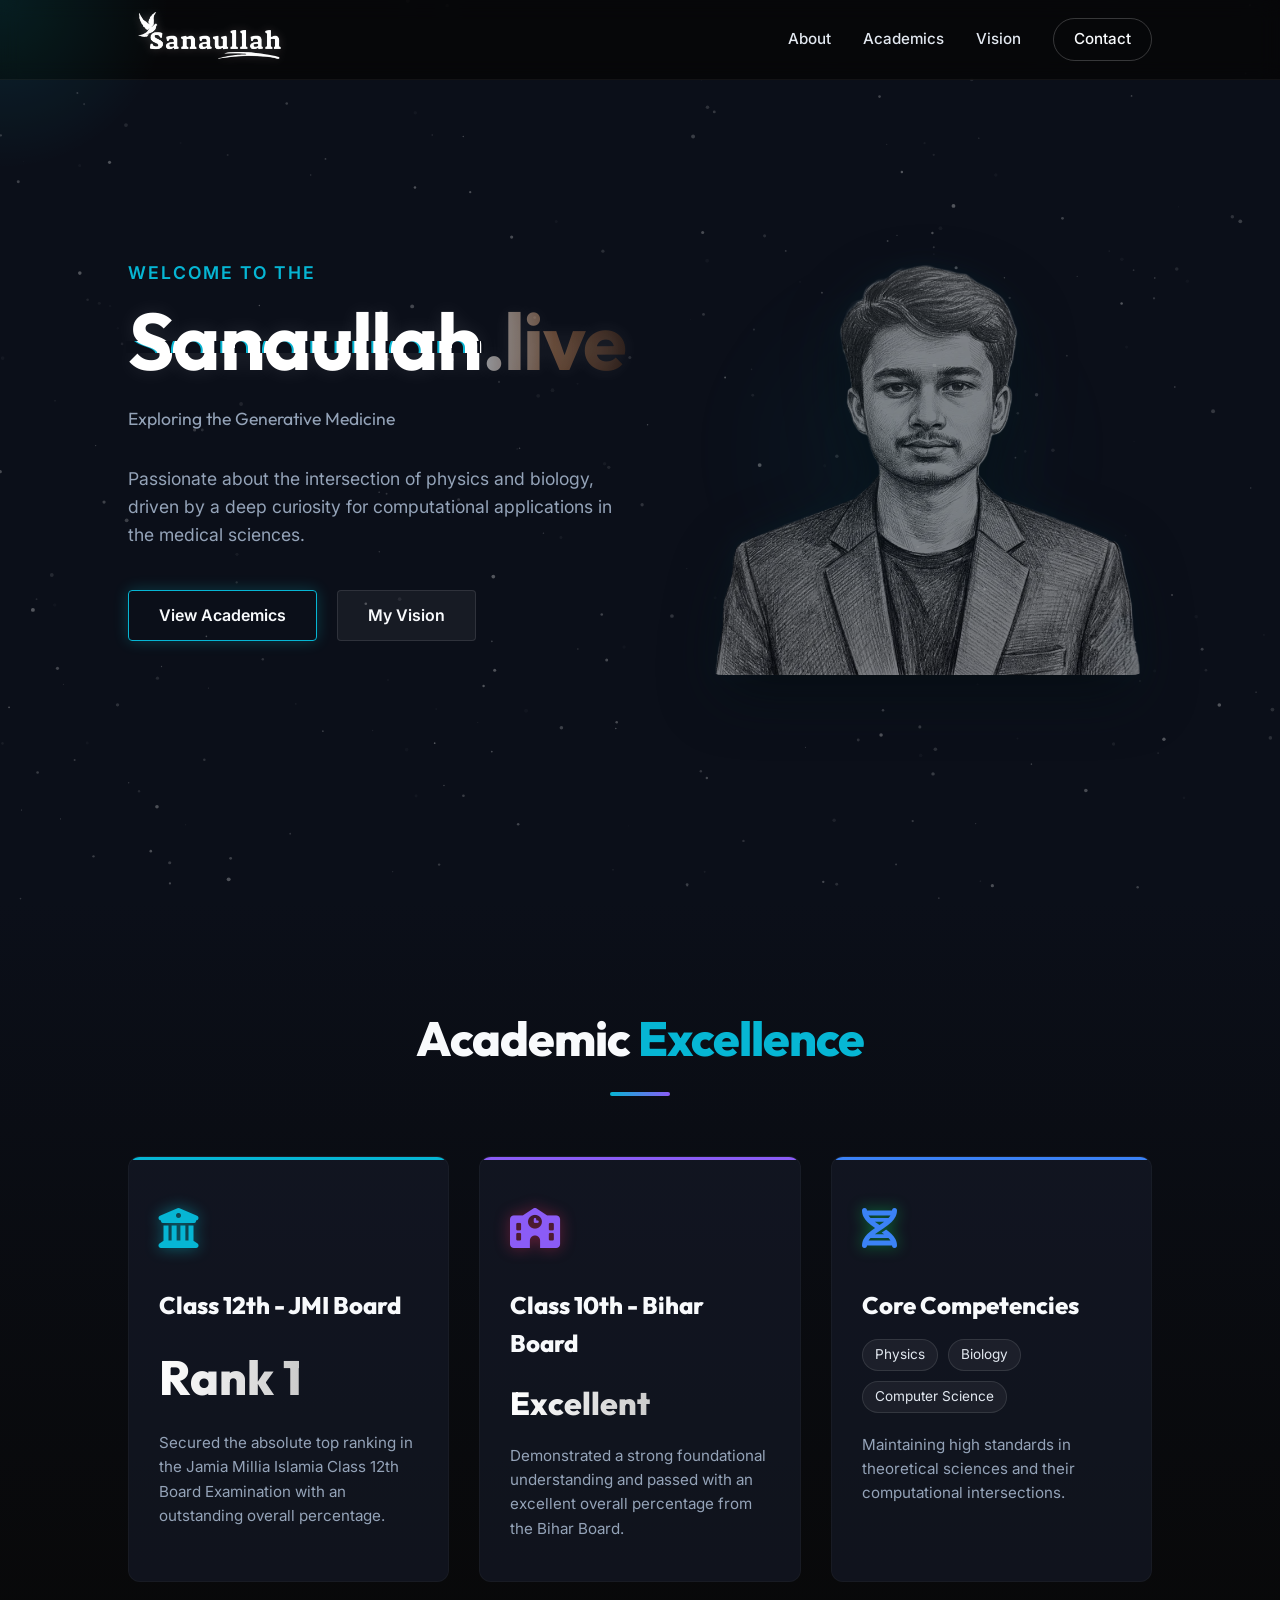
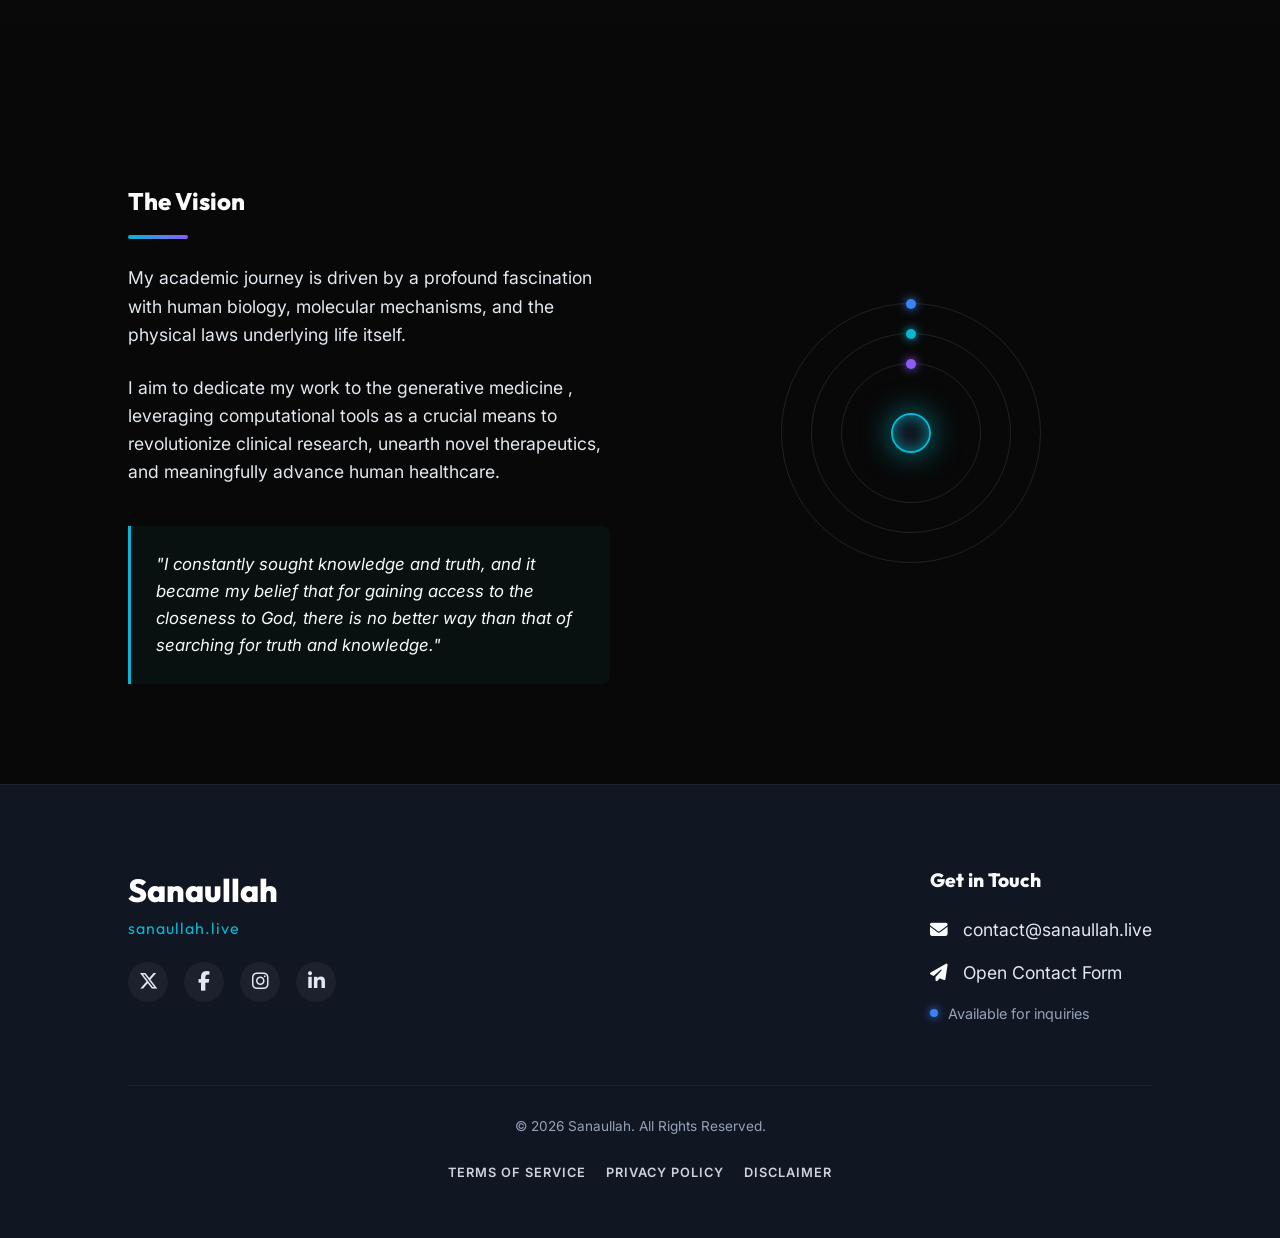
<file: index.html>
<!DOCTYPE html>
<html lang="en">

<head>
    <meta charset="UTF-8">
    <meta name="viewport" content="width=device-width, initial-scale=1.0">
    <meta name="description"
        content="Academic Portfolio of Sanaullah - Exploring Physics, Biology, and the Generative Medical Field">
    <title>Sanaullah | Academic Portfolio</title>
    <!-- Google Fonts -->
    <link rel="preconnect" href="https://fonts.googleapis.com">
    <link rel="preconnect" href="https://fonts.gstatic.com" crossorigin>
    <link
        href="https://fonts.googleapis.com/css2?family=Outfit:wght@300;400;600;800&family=Inter:wght@400;500;700&display=swap"
        rel="stylesheet">
    <!-- Favicon -->
    <link rel="icon" type="image/png" href="images/profile_web.webp">
    <!-- FontAwesome -->
    <link rel="stylesheet" href="https://cdnjs.cloudflare.com/ajax/libs/font-awesome/6.5.1/css/all.min.css">

    <link rel="stylesheet" href="style.css">
</head>

<body>

    <!-- Space Background Canvas -->
    <canvas id="starfield"></canvas>

    <!-- Custom Glowing Cursor -->
    <div class="cursor-glow"></div>
    <div class="cursor-dot"></div>
    <div class="cursor-outline"></div>

    <!-- Navigation -->
    <nav class="navbar" id="navbar">
        <div class="nav-container">
            <a href="#" class="logo-img-link"><img src="images/media__1772983756773.png" loading="lazy"
                    alt="Sanaullah Logo" class="nav-logo"></a>
            <div class="nav-links">
                <a href="#about">About</a>
                <a href="#academics">Academics</a>
                <a href="#vision">Vision</a>
                <a href="contact/index.html" class="btn-contact">Contact</a>
            </div>
            <div class="mobile-menu-btn" style="cursor: pointer;">
                <i class="fas fa-bars" style="pointer-events: none;"></i>
            </div>
        </div>
    </nav>

    <!-- Hero Section -->
    <section class="hero" id="home">
        <div class="hero-content">
            <p class="greeting">Welcome to the</p>
            <h1 class="main-title"><span class="glitch" data-text="Sanaullah">Sanaullah</span><span
                    class="brown-fade">.live</span></h1>
            <h2 class="subtitle">Exploring the Generative Medicine</h2>
            <p class="bio">Passionate about the intersection of physics and biology, driven by a deep curiosity for
                computational applications in the medical sciences.</p>
            <div class="hero-cta">
                <a href="#academics" class="btn btn-primary">View Academics</a>
                <a href="#vision" class="btn btn-secondary">My Vision</a>
            </div>
        </div>
        <div class="hero-image-container">
            <div class="blob-bg"></div>
            <!-- Place your transparent image here named 'images/profile_web.webp'. It will automatically glow! -->
            <img src="images/profile_web.webp" loading="lazy" alt="Generative Medicine Concept" class="hero-image"
                id="profile-img"
                onerror="this.onerror=null; this.src='images/transparent_dna_helix_1772980657679.png'; this.style.mixBlendMode='screen';">
        </div>
    </section>

    <!-- Academic Profile Section -->
    <section class="academics section-padding" id="academics">
        <div class="section-header reveal">
            <h2>Academic <span>Excellence</span></h2>
            <div class="divider"></div>
        </div>

        <div class="academics-grid">
            <!-- Major Achievement Highlight -->
            <div class="achievement-card highlight reveal delay-1">
                <div class="card-icon blue-glow">
                    <i class="fas fa-university"></i>
                </div>
                <h3>Class 12th - JMI Board</h3>
                <p class="score-text">Rank 1</p>
                <p class="detail">Secured the absolute top ranking in the Jamia Millia Islamia Class 12th Board
                    Examination with an outstanding overall percentage.</p>
            </div>

            <div class="achievement-card reveal delay-2">
                <div class="card-icon red-glow">
                    <i class="fas fa-school"></i>
                </div>
                <h3>Class 10th - Bihar Board</h3>
                <p class="score-text" style="font-size: 2rem;">Excellent</p>
                <p class="detail">Demonstrated a strong foundational understanding and passed with an excellent
                    overall percentage from the Bihar Board.</p>
            </div>

            <div class="achievement-card reveal delay-3">
                <div class="card-icon green-glow">
                    <i class="fas fa-dna"></i>
                </div>
                <h3>Core Competencies</h3>
                <p class="subject-tags">
                    <span class="tag">Physics</span>
                    <span class="tag">Biology</span>
                    <span class="tag">Computer Science</span>
                </p>
                <p class="detail">Maintaining high standards in theoretical sciences and their computational
                    intersections.</p>
            </div>
        </div>
    </section>

    <!-- Vision Section -->
    <section class="vision section-padding" id="vision">
        <div class="vision-container reveal">
            <div class="vision-content">
                <h2>The <span>Vision</span></h2>
                <div class="divider left"></div>
                <div class="vision-text">
                    <p>My academic journey is driven by a profound fascination with human biology, molecular mechanisms,
                        and the physical laws underlying life itself.</p>
                    <p>I aim to dedicate my work to the generative medicine , leveraging computational tools as a
                        crucial means to revolutionize clinical research, unearth novel therapeutics, and meaningfully
                        advance human healthcare.</p>
                    <div class="professor-note">
                        <p><em>"I constantly sought knowledge and truth, and it became my belief that for gaining access
                                to the closeness to God, there is no better way than that of searching for truth and
                                knowledge."</em></p>
                    </div>
                </div>
            </div>
            <div class="vision-interactive">
                <!-- A simple DNA/Molecule visual representation constructed via CSS/JS could go here -->
                <div class="orb-container">
                    <div class="orb core"></div>
                    <div class="orb electron e1"></div>
                    <div class="orb electron e2"></div>
                    <div class="orb electron e3"></div>
                </div>
            </div>
        </div>
    </section>

    <!-- Footer / Contact -->
    <footer class="footer" id="contact">
        <div class="footer-content reveal">
            <div class="footer-brand">
                <h2>Sanaullah</h2>
                <p>sanaullah.live</p>
                <div class="social-links">
                    <a href="https://twitter.com/S4Sanaullah" target="_blank" class="social-icon"
                        aria-label="X (Twitter)"><i class="fa-brands fa-x-twitter"></i></a>
                    <a href="https://facebook.com/sanaullah.xyz" target="_blank" class="social-icon"
                        aria-label="Facebook"><i class="fa-brands fa-facebook-f"></i></a>
                    <a href="https://instagram.com/sanaullah.xyz" target="_blank" class="social-icon"
                        aria-label="Instagram"><i class="fa-brands fa-instagram"></i></a>
                    <a href="https://linkedin.com/in/realsanaullah" target="_blank" class="social-icon"
                        aria-label="LinkedIn"><i class="fa-brands fa-linkedin-in"></i></a>
                </div>
            </div>
            <div class="footer-contact">
                <h3>Get in Touch</h3>
                <a href="mailto:contact@sanaullah.live" class="contact-link"><i class="fas fa-envelope"></i>
                    contact@sanaullah.live</a>
                <br>
                <a href="contact/index.html" class="contact-link"><i class="fas fa-paper-plane"></i>
                    Open Contact Form</a>
                <p class="availability"><span class="status-dot"></span> Available for inquiries</p>
            </div>
        </div>
        <div class="footer-bottom">
            <p>&copy; 2026 Sanaullah. All Rights Reserved.</p>
            <div class="legal-links"
                style="margin-top: 20px; display: flex; flex-wrap: wrap; justify-content: center; padding-bottom: 20px;">
                <a href="terms.html"
                    style="font-size: 0.8rem; color: var(--text-secondary); margin: 5px 10px; opacity: 0.9; text-transform: uppercase; letter-spacing: 1px; font-weight: 600;">Terms
                    of Service</a>
                <a href="privacy.html"
                    style="font-size: 0.8rem; color: var(--text-secondary); margin: 5px 10px; opacity: 0.9; text-transform: uppercase; letter-spacing: 1px; font-weight: 600;">Privacy
                    Policy</a>
                <a href="disclaimer.html"
                    style="font-size: 0.8rem; color: var(--text-secondary); margin: 5px 10px; opacity: 0.9; text-transform: uppercase; letter-spacing: 1px; font-weight: 600;">Disclaimer</a>
            </div>
        </div>
    </footer>

    <script src="script.js"></script>
</body>

</html>
</file>
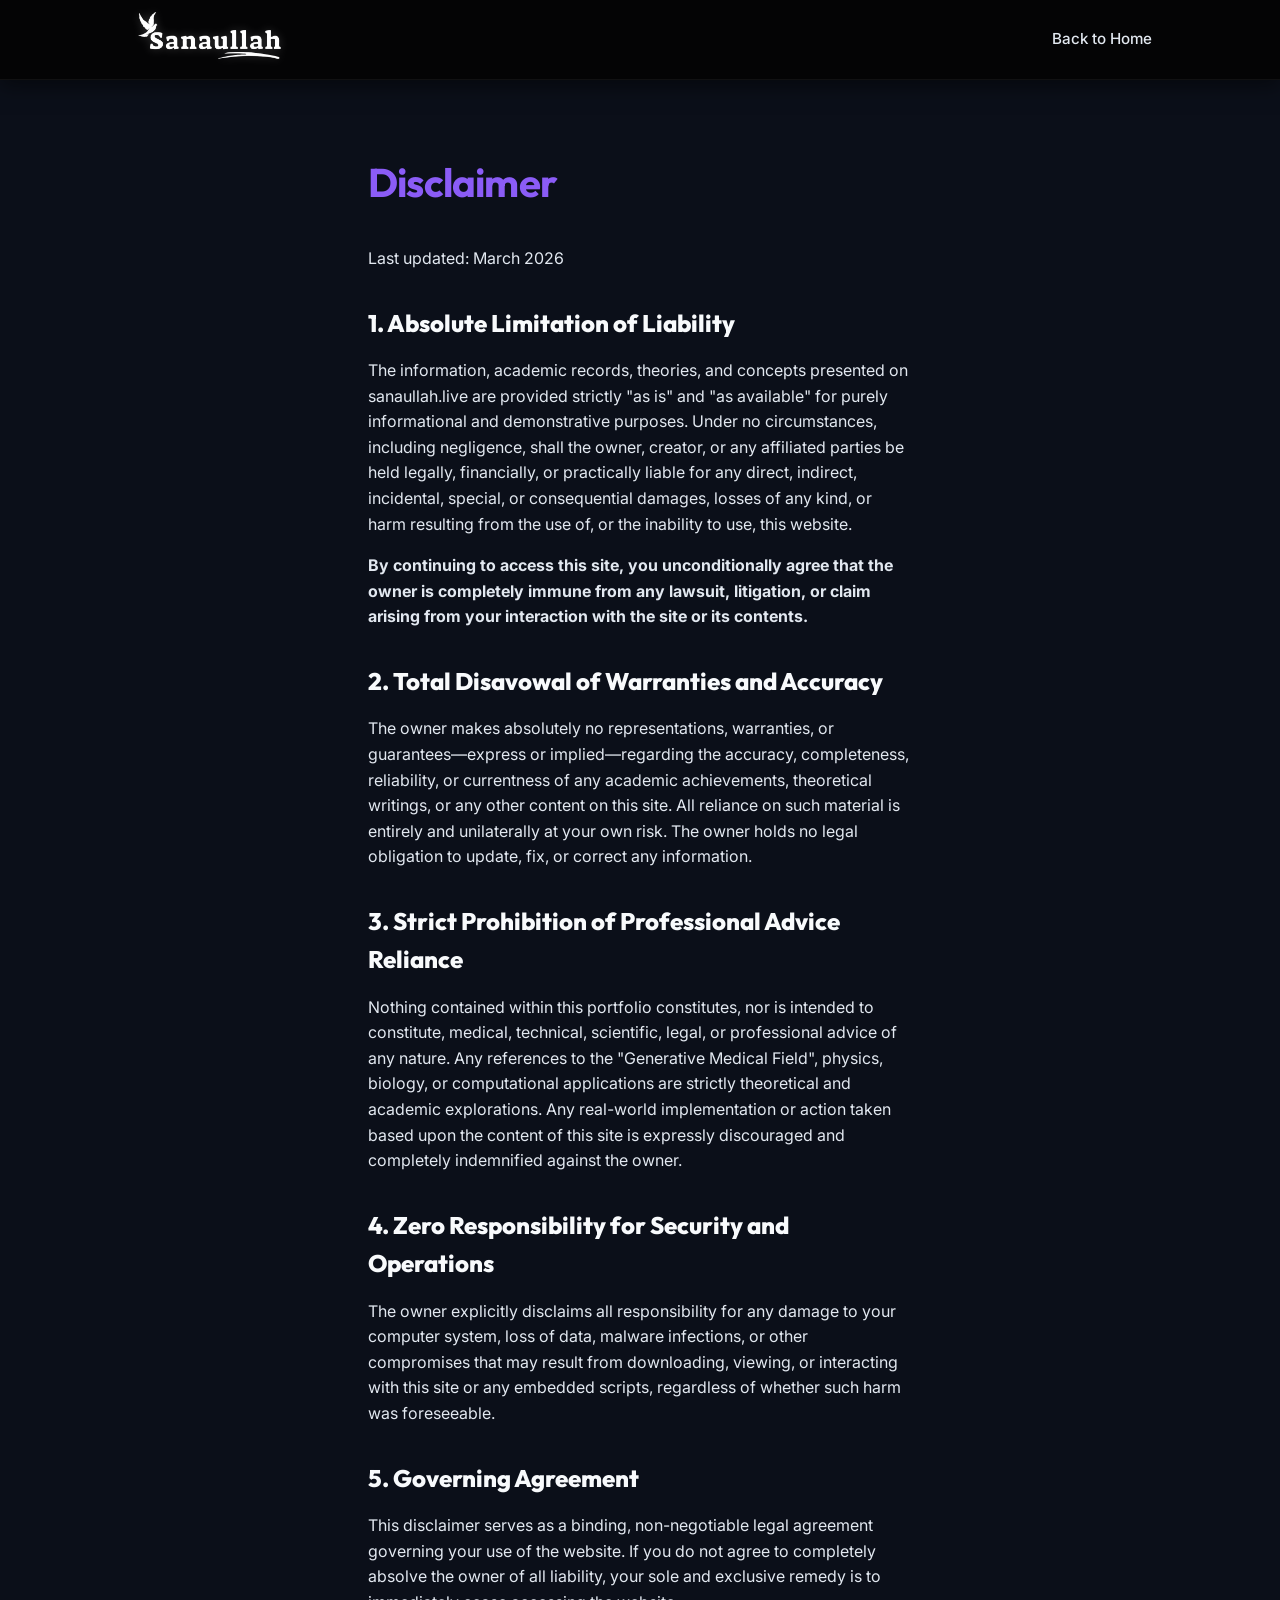
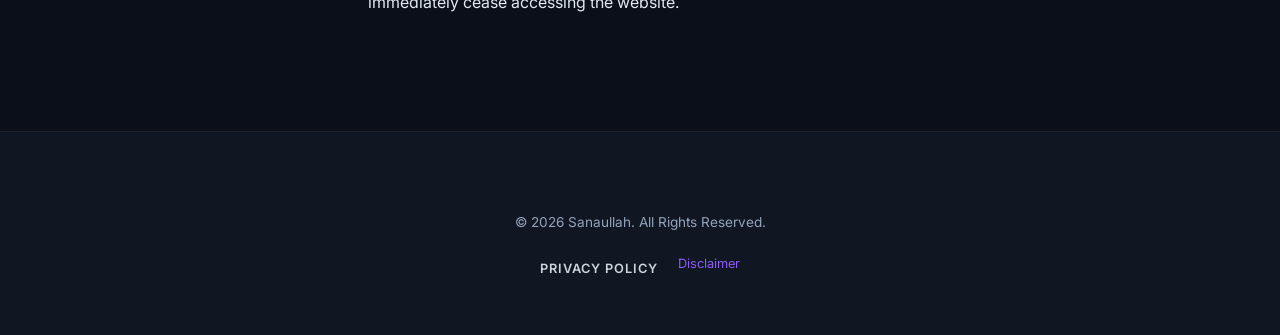
<file: disclaimer.html>
<!DOCTYPE html>
<html lang="en">
<head>
    <meta charset="UTF-8">
    <meta name="viewport" content="width=device-width, initial-scale=1.0">
    <title>Disclaimer | Sanaullah</title>
    <!-- Google Fonts -->
    <link rel="preconnect" href="https://fonts.googleapis.com">
    <link rel="preconnect" href="https://fonts.gstatic.com" crossorigin>
    <link href="https://fonts.googleapis.com/css2?family=Outfit:wght@300;400;600;800&family=Inter:wght@400;500;700&display=swap" rel="stylesheet">
    <link rel="stylesheet" href="style.css">
    <style>
        .legal-content {
            padding: 150px 10% 100px;
            max-width: 800px;
            margin: 0 auto;
        }
        .legal-content h1 {
            color: var(--accent-red);
            margin-bottom: 2rem;
            font-size: 2.5rem;
        }
        .legal-content h2 {
            margin-top: 2rem;
            margin-bottom: 1rem;
            color: var(--text-primary);
        }
        .legal-content p {
            color: var(--text-secondary);
            margin-bottom: 1rem;
        }
    </style>
</head>
<body>

    <!-- Navigation -->
    <nav class="navbar scrolled" id="navbar">
        <div class="nav-container">
            <a href="index.html" class="logo-img-link"><img src="images/media__1772983756773.png" loading="lazy" alt="Sanaullah Logo" class="nav-logo"></a>
            <div class="nav-links">
                <a href="index.html">Back to Home</a>
            </div>
        </div>
    </nav>

    <div class="legal-content">
        <h1>Disclaimer</h1>
        <p>Last updated: March 2026</p>

        <h2>1. Absolute Limitation of Liability</h2>
        <p>The information, academic records, theories, and concepts presented on sanaullah.live are provided strictly "as is" and "as available" for purely informational and demonstrative purposes. Under no circumstances, including negligence, shall the owner, creator, or any affiliated parties be held legally, financially, or practically liable for any direct, indirect, incidental, special, or consequential damages, losses of any kind, or harm resulting from the use of, or the inability to use, this website.</p>
        <p><strong>By continuing to access this site, you unconditionally agree that the owner is completely immune from any lawsuit, litigation, or claim arising from your interaction with the site or its contents.</strong></p>

        <h2>2. Total Disavowal of Warranties and Accuracy</h2>
        <p>The owner makes absolutely no representations, warranties, or guarantees—express or implied—regarding the accuracy, completeness, reliability, or currentness of any academic achievements, theoretical writings, or any other content on this site. All reliance on such material is entirely and unilaterally at your own risk. The owner holds no legal obligation to update, fix, or correct any information.</p>

        <h2>3. Strict Prohibition of Professional Advice Reliance</h2>
        <p>Nothing contained within this portfolio constitutes, nor is intended to constitute, medical, technical, scientific, legal, or professional advice of any nature. Any references to the "Generative Medical Field", physics, biology, or computational applications are strictly theoretical and academic explorations. Any real-world implementation or action taken based upon the content of this site is expressly discouraged and completely indemnified against the owner.</p>

        <h2>4. Zero Responsibility for Security and Operations</h2>
        <p>The owner explicitly disclaims all responsibility for any damage to your computer system, loss of data, malware infections, or other compromises that may result from downloading, viewing, or interacting with this site or any embedded scripts, regardless of whether such harm was foreseeable.</p>

        <h2>5. Governing Agreement</h2>
        <p>This disclaimer serves as a binding, non-negotiable legal agreement governing your use of the website. If you do not agree to completely absolve the owner of all liability, your sole and exclusive remedy is to immediately cease accessing the website.</p>
    </div>

    <!-- Footer -->
    <footer class="footer">
        <div class="footer-bottom" style="border-top: none; padding-top: 0;">
            <p>&copy; 2026 Sanaullah. All Rights Reserved.</p>
             <div class="legal-links" style="margin-top: 20px; display: flex; flex-wrap: wrap; justify-content: center; padding-bottom: 20px;">
                <a href="privacy.html" style="font-size: 0.8rem; color: var(--text-secondary); margin: 5px 10px; opacity: 0.9; text-transform: uppercase; letter-spacing: 1px; font-weight: 600;">Privacy Policy</a>
                <a href="disclaimer.html" style="font-size: 0.8rem; color: var(--accent-red); margin: 0 10px;">Disclaimer</a>
            </div>
        </div>
    </footer>

</body>
</html>
</file>
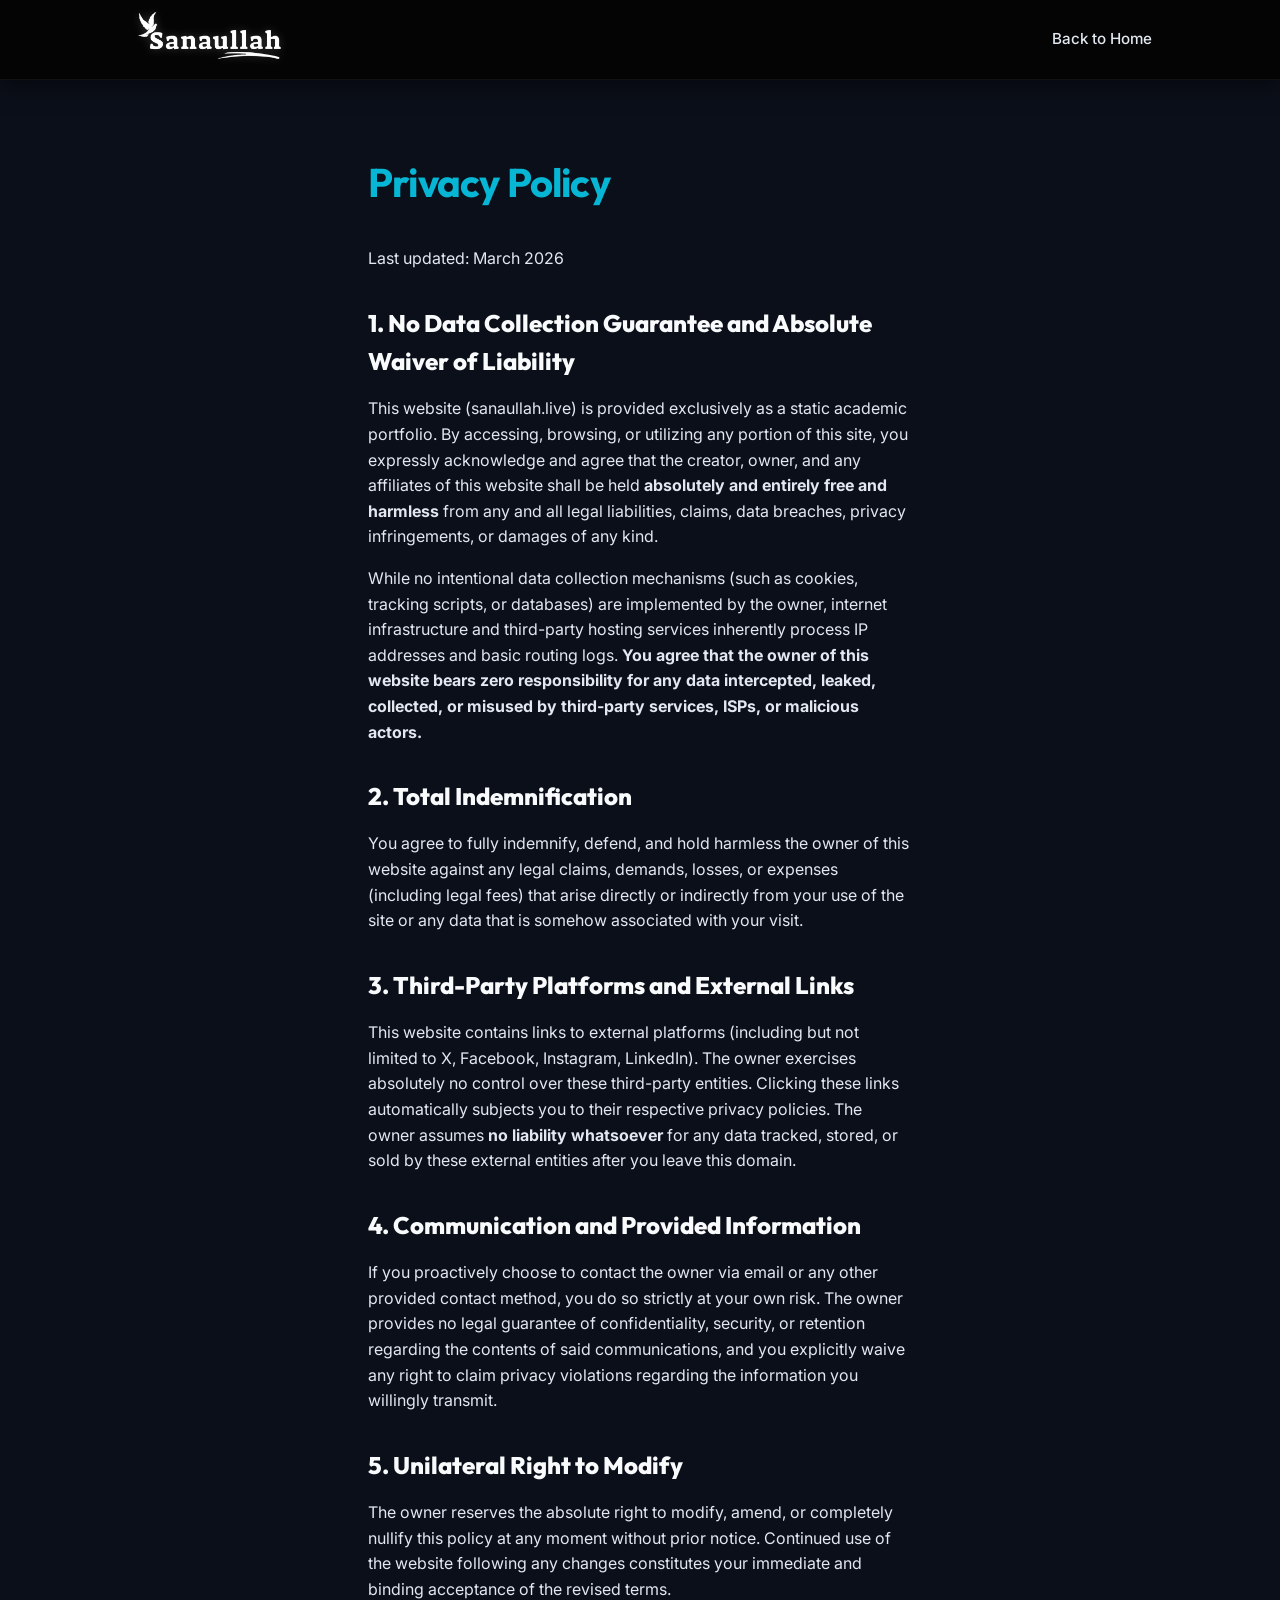
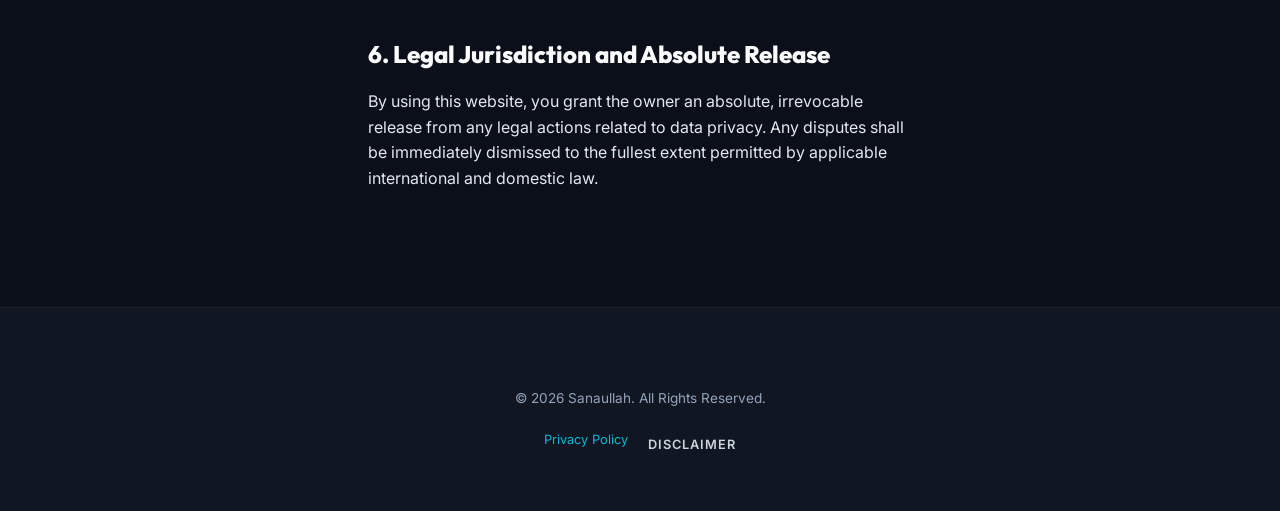
<file: privacy.html>
<!DOCTYPE html>
<html lang="en">
<head>
    <meta charset="UTF-8">
    <meta name="viewport" content="width=device-width, initial-scale=1.0">
    <title>Privacy Policy | Sanaullah</title>
    <!-- Google Fonts -->
    <link rel="preconnect" href="https://fonts.googleapis.com">
    <link rel="preconnect" href="https://fonts.gstatic.com" crossorigin>
    <link href="https://fonts.googleapis.com/css2?family=Outfit:wght@300;400;600;800&family=Inter:wght@400;500;700&display=swap" rel="stylesheet">
    <link rel="stylesheet" href="style.css">
    <style>
        .legal-content {
            padding: 150px 10% 100px;
            max-width: 800px;
            margin: 0 auto;
        }
        .legal-content h1 {
            color: var(--accent-blue);
            margin-bottom: 2rem;
            font-size: 2.5rem;
        }
        .legal-content h2 {
            margin-top: 2rem;
            margin-bottom: 1rem;
            color: var(--text-primary);
        }
        .legal-content p {
            color: var(--text-secondary);
            margin-bottom: 1rem;
        }
    </style>
</head>
<body>

    <!-- Navigation -->
    <nav class="navbar scrolled" id="navbar">
        <div class="nav-container">
            <a href="index.html" class="logo-img-link"><img src="images/media__1772983756773.png" loading="lazy" alt="Sanaullah Logo" class="nav-logo"></a>
            <div class="nav-links">
                <a href="index.html">Back to Home</a>
            </div>
        </div>
    </nav>

    <div class="legal-content">
        <h1>Privacy Policy</h1>
        <p>Last updated: March 2026</p>

        <h2>1. No Data Collection Guarantee and Absolute Waiver of Liability</h2>
        <p>This website (sanaullah.live) is provided exclusively as a static academic portfolio. By accessing, browsing, or utilizing any portion of this site, you expressly acknowledge and agree that the creator, owner, and any affiliates of this website shall be held <strong>absolutely and entirely free and harmless</strong> from any and all legal liabilities, claims, data breaches, privacy infringements, or damages of any kind.</p>
        <p>While no intentional data collection mechanisms (such as cookies, tracking scripts, or databases) are implemented by the owner, internet infrastructure and third-party hosting services inherently process IP addresses and basic routing logs. <strong>You agree that the owner of this website bears zero responsibility for any data intercepted, leaked, collected, or misused by third-party services, ISPs, or malicious actors.</strong></p>

        <h2>2. Total Indemnification</h2>
        <p>You agree to fully indemnify, defend, and hold harmless the owner of this website against any legal claims, demands, losses, or expenses (including legal fees) that arise directly or indirectly from your use of the site or any data that is somehow associated with your visit.</p>
        
        <h2>3. Third-Party Platforms and External Links</h2>
        <p>This website contains links to external platforms (including but not limited to X, Facebook, Instagram, LinkedIn). The owner exercises absolutely no control over these third-party entities. Clicking these links automatically subjects you to their respective privacy policies. The owner assumes <strong>no liability whatsoever</strong> for any data tracked, stored, or sold by these external entities after you leave this domain.</p>

        <h2>4. Communication and Provided Information</h2>
        <p>If you proactively choose to contact the owner via email or any other provided contact method, you do so strictly at your own risk. The owner provides no legal guarantee of confidentiality, security, or retention regarding the contents of said communications, and you explicitly waive any right to claim privacy violations regarding the information you willingly transmit.</p>

        <h2>5. Unilateral Right to Modify</h2>
        <p>The owner reserves the absolute right to modify, amend, or completely nullify this policy at any moment without prior notice. Continued use of the website following any changes constitutes your immediate and binding acceptance of the revised terms.</p>

        <h2>6. Legal Jurisdiction and Absolute Release</h2>
        <p>By using this website, you grant the owner an absolute, irrevocable release from any legal actions related to data privacy. Any disputes shall be immediately dismissed to the fullest extent permitted by applicable international and domestic law.</p>
    </div>

    <!-- Footer -->
    <footer class="footer">
        <div class="footer-bottom" style="border-top: none; padding-top: 0;">
            <p>&copy; 2026 Sanaullah. All Rights Reserved.</p>
             <div class="legal-links" style="margin-top: 20px; display: flex; flex-wrap: wrap; justify-content: center; padding-bottom: 20px;">
                <a href="privacy.html" style="font-size: 0.8rem; color: var(--accent-blue); margin: 0 10px;">Privacy Policy</a>
                <a href="disclaimer.html" style="font-size: 0.8rem; color: var(--text-secondary); margin: 5px 10px; opacity: 0.9; text-transform: uppercase; letter-spacing: 1px; font-weight: 600;">Disclaimer</a>
            </div>
        </div>
    </footer>

</body>
</html>
</file>
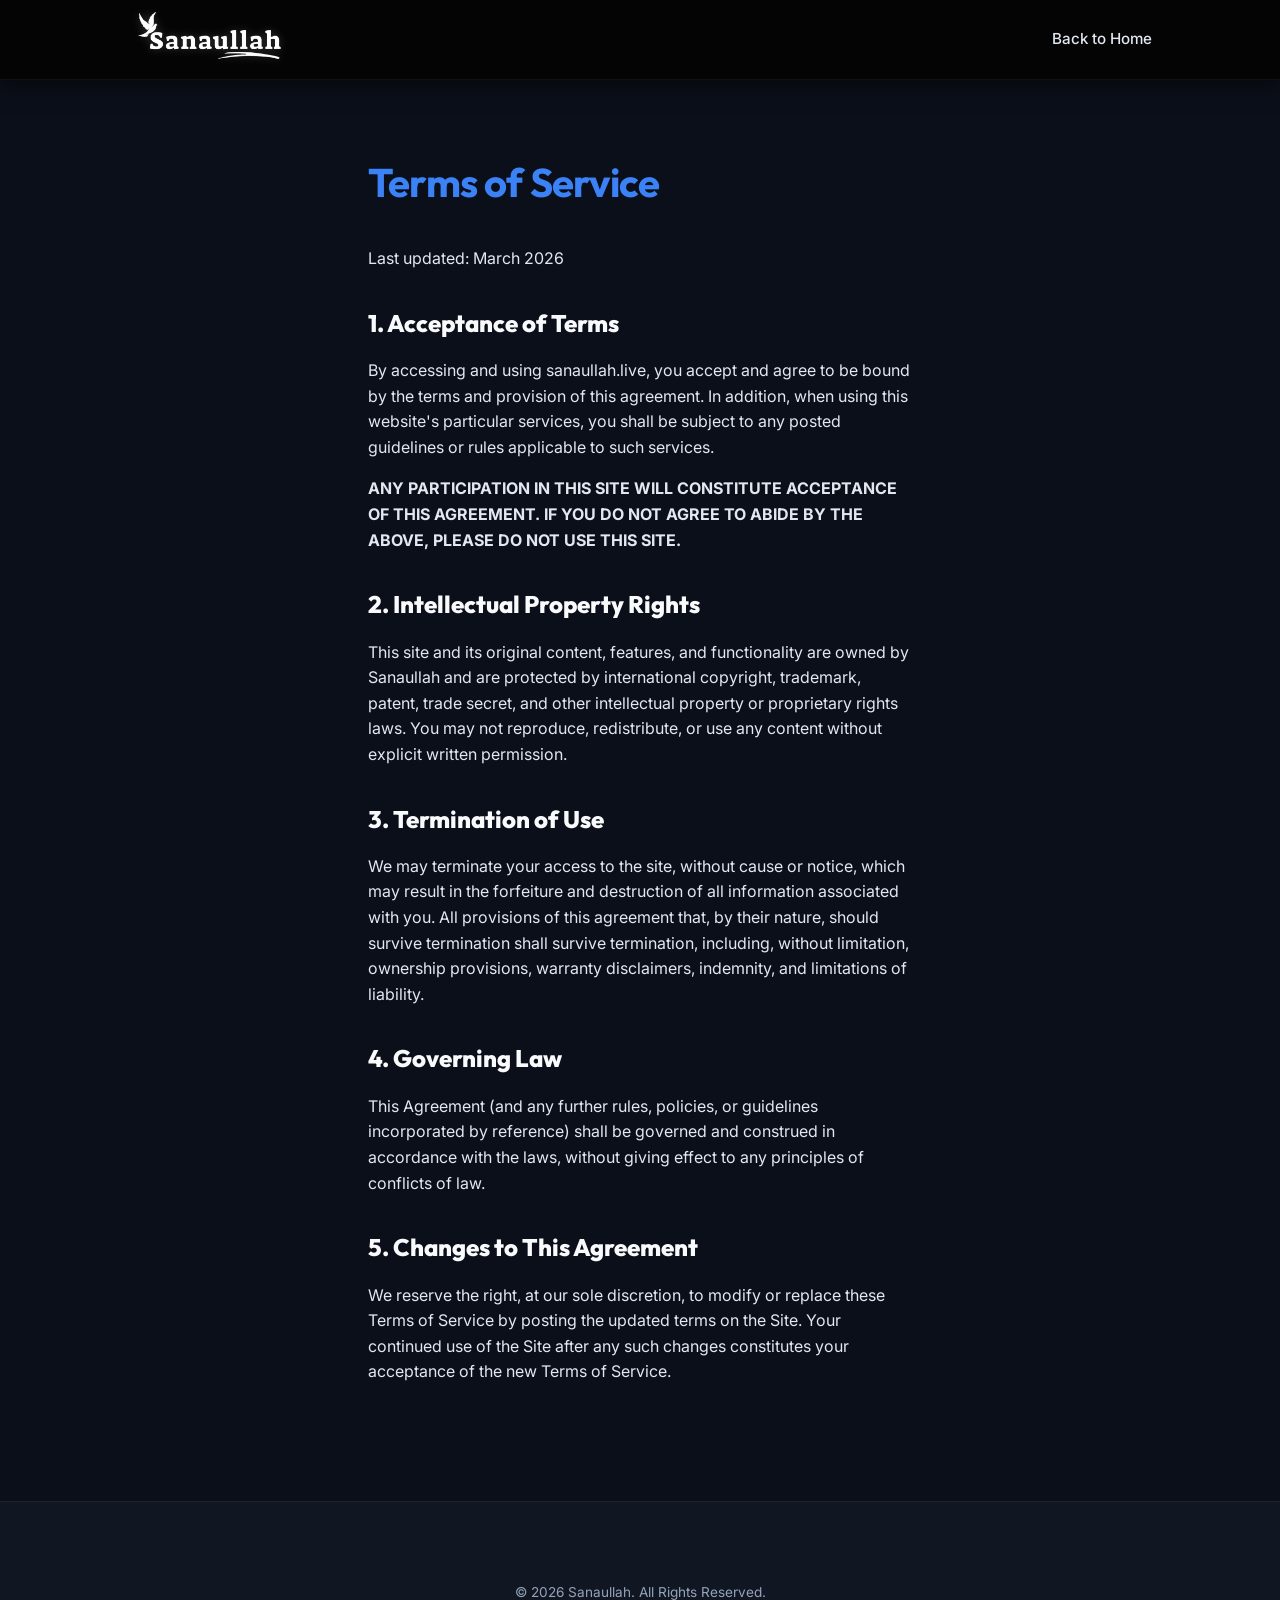
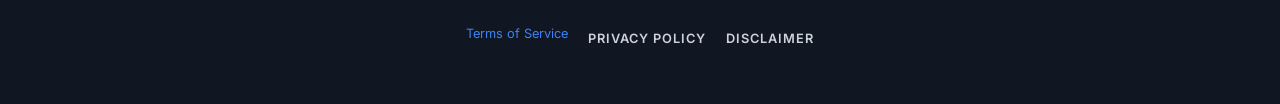
<file: terms.html>
<!DOCTYPE html>
<html lang="en">
<head>
    <meta charset="UTF-8">
    <meta name="viewport" content="width=device-width, initial-scale=1.0">
    <title>Terms of Service | Sanaullah</title>
    <!-- Google Fonts -->
    <link rel="preconnect" href="https://fonts.googleapis.com">
    <link rel="preconnect" href="https://fonts.gstatic.com" crossorigin>
    <link href="https://fonts.googleapis.com/css2?family=Outfit:wght@300;400;600;800&family=Inter:wght@400;500;700&display=swap" rel="stylesheet">
    <link rel="stylesheet" href="style.css">
    <style>
        .legal-content {
            padding: 150px 10% 100px;
            max-width: 800px;
            margin: 0 auto;
        }
        .legal-content h1 {
            color: var(--accent-green);
            margin-bottom: 2rem;
            font-size: 2.5rem;
        }
        .legal-content h2 {
            margin-top: 2rem;
            margin-bottom: 1rem;
            color: var(--text-primary);
        }
        .legal-content p {
            color: var(--text-secondary);
            margin-bottom: 1rem;
        }
    </style>
</head>
<body>

    <!-- Navigation -->
    <nav class="navbar scrolled" id="navbar">
        <div class="nav-container">
            <a href="index.html" class="logo-img-link"><img src="images/media__1772983756773.png" loading="lazy" alt="Sanaullah Logo" class="nav-logo"></a>
            <div class="nav-links">
                <a href="index.html">Back to Home</a>
            </div>
        </div>
    </nav>

    <div class="legal-content">
        <h1>Terms of Service</h1>
        <p>Last updated: March 2026</p>

        <h2>1. Acceptance of Terms</h2>
        <p>By accessing and using sanaullah.live, you accept and agree to be bound by the terms and provision of this agreement. In addition, when using this website's particular services, you shall be subject to any posted guidelines or rules applicable to such services.</p>
        <p><strong>ANY PARTICIPATION IN THIS SITE WILL CONSTITUTE ACCEPTANCE OF THIS AGREEMENT. IF YOU DO NOT AGREE TO ABIDE BY THE ABOVE, PLEASE DO NOT USE THIS SITE.</strong></p>

        <h2>2. Intellectual Property Rights</h2>
        <p>This site and its original content, features, and functionality are owned by Sanaullah and are protected by international copyright, trademark, patent, trade secret, and other intellectual property or proprietary rights laws. You may not reproduce, redistribute, or use any content without explicit written permission.</p>

        <h2>3. Termination of Use</h2>
        <p>We may terminate your access to the site, without cause or notice, which may result in the forfeiture and destruction of all information associated with you. All provisions of this agreement that, by their nature, should survive termination shall survive termination, including, without limitation, ownership provisions, warranty disclaimers, indemnity, and limitations of liability.</p>

        <h2>4. Governing Law</h2>
        <p>This Agreement (and any further rules, policies, or guidelines incorporated by reference) shall be governed and construed in accordance with the laws, without giving effect to any principles of conflicts of law.</p>

        <h2>5. Changes to This Agreement</h2>
        <p>We reserve the right, at our sole discretion, to modify or replace these Terms of Service by posting the updated terms on the Site. Your continued use of the Site after any such changes constitutes your acceptance of the new Terms of Service.</p>
    </div>

    <!-- Footer -->
    <footer class="footer">
        <div class="footer-bottom" style="border-top: none; padding-top: 0;">
            <p>&copy; 2026 Sanaullah. All Rights Reserved.</p>
             <div class="legal-links" style="margin-top: 20px; display: flex; flex-wrap: wrap; justify-content: center; padding-bottom: 20px;">
                <a href="terms.html" style="font-size: 0.8rem; color: var(--accent-green); margin: 0 10px;">Terms of Service</a>
                <a href="privacy.html" style="font-size: 0.8rem; color: var(--text-secondary); margin: 5px 10px; opacity: 0.9; text-transform: uppercase; letter-spacing: 1px; font-weight: 600;">Privacy Policy</a>
                <a href="disclaimer.html" style="font-size: 0.8rem; color: var(--text-secondary); margin: 5px 10px; opacity: 0.9; text-transform: uppercase; letter-spacing: 1px; font-weight: 600;">Disclaimer</a>
            </div>
        </div>
    </footer>

</body>
</html>
</file>
<file: style.css>
/* ==========================================================================
   CSS Variables & Theme Definition
   Theme: High Contrast Dark (Black/White with Green/Blue/Red Accents)
   ========================================================================== */
:root {
    /* Colors */
    --bg-dark: #0b0f19;
    --bg-card: rgba(22, 27, 43, 0.6);
    --bg-card-hover: rgba(32, 38, 56, 0.8);

    --text-primary: #f8fafc;
    --text-secondary: #e2e8f0;
    --text-muted: #94a3b8;

    /* Science Accents */
    --accent-blue: #06b6d4;
    /* Tech/Intellect - Cyan */
    --accent-red: #8b5cf6;
    /* Biology/Life - Violet */
    --accent-green: #3b82f6;
    /* Growth/Success - Blue */
    --accent-primary: var(--accent-blue);

    /* Typography */
    --font-heading: 'Outfit', sans-serif;
    --font-body: 'Inter', sans-serif;

    /* Transitions */
    --transition-smooth: all 0.3s cubic-bezier(0.25, 0.46, 0.45, 0.94);

    /* Layout */
    --nav-height: 80px;
}

/* ==========================================================================
   Reset & Base Styles
   ========================================================================== */
* {
    margin: 0;
    padding: 0;
    box-sizing: border-box;
}

html {
    scroll-behavior: smooth;
}

body {
    background-color: var(--bg-dark);
    color: var(--text-primary);
    font-family: var(--font-body);
    line-height: 1.6;
    overflow-x: hidden;
}

h1,
h2,
h3,
h4,
.logo {
    font-family: var(--font-heading);
    font-weight: 800;
}

a {
    text-decoration: none;
    color: inherit;
    transition: var(--transition-smooth);
}

ul {
    list-style: none;
}

/* Background Canvas */
#starfield {
    position: fixed;
    top: 0;
    left: 0;
    width: 100vw;
    height: 100vh;
    z-index: -1;
    opacity: 0.6;
}

.section-padding {
    padding: 100px 10%;
}

.section-header {
    margin-bottom: 60px;
    text-align: center;
}

.section-header h2 {
    font-size: 3rem;
    letter-spacing: -1px;
}

.section-header span {
    color: var(--accent-primary);
}

.divider {
    height: 4px;
    width: 60px;
    background: linear-gradient(90deg, var(--accent-blue), var(--accent-red));
    margin: 15px auto 0;
    border-radius: 2px;
}

.divider.left {
    margin: 15px 0 0;
}

/* ==========================================================================
   Navigation
   ========================================================================== */
.navbar {
    position: fixed;
    top: 0;
    left: 0;
    width: 100%;
    height: var(--nav-height);
    background: rgba(5, 5, 5, 0.8);
    backdrop-filter: blur(10px);
    -webkit-backdrop-filter: blur(10px);
    z-index: 1000;
    border-bottom: 1px solid rgba(255, 255, 255, 0.05);
    transition: var(--transition-smooth);
}

.navbar.scrolled {
    box-shadow: 0 5px 20px rgba(0, 0, 0, 0.5);
    background: rgba(5, 5, 5, 0.95);
}

.nav-container {
    display: flex;
    justify-content: space-between;
    align-items: center;
    height: 100%;
    padding: 0 10%;
}

.nav-logo {
    height: 110px;
    width: auto;
    display: block;
    filter: drop-shadow(0 0 5px rgba(255, 255, 255, 0.2));
    transition: var(--transition-smooth);
}

.nav-logo:hover {
    filter: drop-shadow(0 0 15px rgba(255, 255, 255, 0.6));
    transform: scale(1.05);
}

.nav-links {
    display: flex;
    align-items: center;
    gap: 2rem;
}

.nav-links a {
    font-weight: 500;
    font-size: 0.95rem;
    color: var(--text-secondary);
    position: relative;
}

.nav-links a:hover {
    color: var(--text-primary);
}

.nav-links a::after {
    content: '';
    position: absolute;
    bottom: -5px;
    left: 0;
    width: 0;
    height: 2px;
    background: var(--accent-primary);
    transition: var(--transition-smooth);
}

.nav-links a:hover::after {
    width: 100%;
}

.btn-contact {
    border: 1px solid rgba(255, 255, 255, 0.2);
    padding: 8px 20px;
    border-radius: 50px;
    color: var(--text-primary) !important;
}

.btn-contact:hover {
    background: white;
    color: black !important;
}

.btn-contact::after {
    display: none;
}

.mobile-menu-btn {
    display: none;
    font-size: 1.5rem;
    cursor: pointer;
}

/* ==========================================================================
   Buttons
   ========================================================================== */
.btn {
    display: inline-block;
    padding: 12px 30px;
    border-radius: 4px;
    font-weight: 600;
    font-size: 1rem;
    cursor: pointer;
    text-align: center;
    position: relative;
    overflow: hidden;
    z-index: 1;
}

.btn-primary {
    background: transparent;
    color: var(--text-primary);
    border: 1px solid var(--accent-blue);
    box-shadow: 0 0 15px rgba(0, 240, 255, 0.2);
}

.btn-primary::before {
    content: '';
    position: absolute;
    top: 0;
    left: 0;
    width: 0%;
    height: 100%;
    background: var(--accent-blue);
    z-index: -1;
    transition: var(--transition-smooth);
}

.btn-primary:hover {
    color: var(--bg-dark);
    box-shadow: 0 0 25px rgba(0, 240, 255, 0.4);
}

.btn-primary:hover::before {
    width: 100%;
}

.btn-secondary {
    background: rgba(255, 255, 255, 0.05);
    border: 1px solid rgba(255, 255, 255, 0.1);
}

.btn-secondary:hover {
    background: rgba(255, 255, 255, 0.1);
}

/* ==========================================================================
   Hero Section
   ========================================================================== */
.hero {
    min-height: 100vh;
    display: flex;
    align-items: center;
    justify-content: space-between;
    padding: 0 10%;
    position: relative;
}

.hero-content {
    flex: 1;
    max-width: 600px;
    z-index: 2;
}

.greeting {
    font-size: 1.1rem;
    color: var(--accent-blue);
    letter-spacing: 2px;
    text-transform: uppercase;
    margin-bottom: 10px;
    font-weight: 600;
}

.hero-content h1 {
    font-size: 5rem;
    line-height: 1.1;
    margin-bottom: 20px;
    color: white;
    text-shadow: 0 0 20px rgba(255, 255, 255, 0.1);
}

.brown-fade {
    background: linear-gradient(90deg, rgba(255, 255, 255, 0.7) 0%, rgba(192, 128, 80, 0.6) 50%, rgba(139, 69, 19, 0.3) 100%);
    -webkit-background-clip: text;
    -webkit-text-fill-color: transparent;
    background-clip: text;
    display: inline-block;
    opacity: 0.8;
}

/* Glitch Effect */
.glitch {
    position: relative;
    display: inline-block;
}

.glitch::before,
.glitch::after {
    content: attr(data-text);
    position: absolute;
    top: 0;
    left: 0;
    width: 100%;
    height: 100%;
    background: var(--bg-dark);
}

.glitch::before {
    left: 2px;
    text-shadow: -2px 0 var(--accent-red);
    clip: rect(44px, 450px, 56px, 0);
    animation: glitch-anim 5s infinite linear alternate-reverse;
}

.glitch::after {
    left: -2px;
    text-shadow: -2px 0 var(--accent-blue);
    clip: rect(44px, 450px, 56px, 0);
    animation: glitch-anim2 5s infinite linear alternate-reverse;
}

@keyframes glitch-anim {
    0% {
        clip: rect(61px, 9999px, 52px, 0);
    }

    5% {
        clip: rect(33px, 9999px, 14px, 0);
    }

    10% {
        clip: rect(12px, 9999px, 59px, 0);
    }

    15% {
        clip: rect(29px, 9999px, 73px, 0);
    }

    20% {
        clip: rect(81px, 9999px, 3px, 0);
    }

    25% {
        clip: rect(8px, 9999px, 51px, 0);
    }

    30% {
        clip: rect(83px, 9999px, 60px, 0);
    }

    35% {
        clip: rect(6px, 9999px, 16px, 0);
    }

    40% {
        clip: rect(48px, 9999px, 33px, 0);
    }

    45% {
        clip: rect(51px, 9999px, 17px, 0);
    }

    50% {
        clip: rect(78px, 9999px, 7px, 0);
    }

    55% {
        clip: rect(100px, 9999px, 46px, 0);
    }

    60% {
        clip: rect(34px, 9999px, 31px, 0);
    }

    65% {
        clip: rect(68px, 9999px, 20px, 0);
    }

    70% {
        clip: rect(7px, 9999px, 77px, 0);
    }

    75% {
        clip: rect(10px, 9999px, 29px, 0);
    }

    80% {
        clip: rect(82px, 9999px, 32px, 0);
    }

    85% {
        clip: rect(11px, 9999px, 37px, 0);
    }

    90% {
        clip: rect(24px, 9999px, 63px, 0);
    }

    95% {
        clip: rect(48px, 9999px, 20px, 0);
    }

    100% {
        clip: rect(74px, 9999px, 43px, 0);
    }
}

@keyframes glitch-anim2 {
    0% {
        clip: rect(65px, 9999px, 100px, 0);
    }

    5% {
        clip: rect(52px, 9999px, 74px, 0);
    }

    10% {
        clip: rect(79px, 9999px, 85px, 0);
    }

    15% {
        clip: rect(75px, 9999px, 5px, 0);
    }

    20% {
        clip: rect(67px, 9999px, 61px, 0);
    }

    25% {
        clip: rect(14px, 9999px, 79px, 0);
    }

    30% {
        clip: rect(1px, 9999px, 66px, 0);
    }

    35% {
        clip: rect(86px, 9999px, 30px, 0);
    }

    40% {
        clip: rect(23px, 9999px, 98px, 0);
    }

    45% {
        clip: rect(85px, 9999px, 72px, 0);
    }

    50% {
        clip: rect(71px, 9999px, 75px, 0);
    }

    55% {
        clip: rect(2px, 9999px, 48px, 0);
    }

    60% {
        clip: rect(30px, 9999px, 16px, 0);
    }

    65% {
        clip: rect(59px, 9999px, 50px, 0);
    }

    70% {
        clip: rect(41px, 9999px, 62px, 0);
    }

    75% {
        clip: rect(2px, 9999px, 82px, 0);
    }

    80% {
        clip: rect(47px, 9999px, 73px, 0);
    }

    85% {
        clip: rect(3px, 9999px, 27px, 0);
    }

    90% {
        clip: rect(26px, 9999px, 55px, 0);
    }

    95% {
        clip: rect(42px, 9999px, 97px, 0);
    }

    100% {
        clip: rect(38px, 9999px, 49px, 0);
    }
}

.subtitle {
    font-size: 1.8rem;
    color: var(--text-secondary);
    font-weight: 400;
    margin-bottom: 20px;
}

.bio {
    font-size: 1.1rem;
    color: var(--text-muted);
    margin-bottom: 40px;
    max-width: 500px;
}

.hero-cta {
    display: flex;
    gap: 20px;
}

.hero-image-container {
    flex: 1;
    display: flex;
    justify-content: flex-end;
    align-items: center;
    position: relative;
    max-width: 500px;
}

.blob-bg {
    position: absolute;
    width: 400px;
    height: 400px;
    background: radial-gradient(circle, rgba(6, 182, 212, 0.05) 0%, rgba(0, 0, 0, 0) 70%);
    top: 50%;
    left: 50%;
    transform: translate(-50%, -50%);
    border-radius: 50%;
    z-index: 0;
    filter: blur(25px);
}

.hero-image {
    width: 100%;
    max-width: 450px;
    height: auto;
    border-radius: 20px;
    z-index: 1;
    position: relative;
    filter: drop-shadow(0 20px 30px rgba(0, 0, 0, 0.8)) drop-shadow(0 0 10px rgba(6, 182, 212, 0.15)) grayscale(10%);
    transition: var(--transition-smooth);
    opacity: 0.5;
}

.hero-image:hover {
    filter: drop-shadow(0 30px 40px rgba(0, 0, 0, 0.9)) drop-shadow(0 0 20px rgba(6, 182, 212, 0.3)) grayscale(0%);
    transform: translateY(-10px) scale(1.02);
}

/* ==========================================================================
   Academics Section
   ========================================================================== */
.academics {
    position: relative;
    background: linear-gradient(to bottom, var(--bg-dark), #080808);
}

.academics-grid {
    display: grid;
    grid-template-columns: repeat(3, 1fr);
    gap: 30px;
    margin-top: 50px;
}

.achievement-card {
    background: var(--bg-card);
    border-radius: 12px;
    padding: 40px 30px;
    border: 1px solid rgba(255, 255, 255, 0.03);
    transition: var(--transition-smooth);
    position: relative;
    overflow: hidden;
}

.achievement-card::before {
    content: '';
    position: absolute;
    top: 0;
    left: 0;
    width: 100%;
    height: 3px;
    background: rgba(255, 255, 255, 0.1);
    transition: var(--transition-smooth);
}

.achievement-card:hover {
    transform: translateY(-10px);
    background: var(--bg-card-hover);
    border-color: rgba(255, 255, 255, 0.1);
}

.achievement-card.highlight::before {
    background: var(--accent-blue);
}

.achievement-card:nth-child(2)::before {
    background: var(--accent-red);
}

.achievement-card:nth-child(3)::before {
    background: var(--accent-green);
}


.card-icon {
    font-size: 2.5rem;
    margin-bottom: 25px;
    display: inline-block;
}

.blue-glow {
    color: var(--accent-blue);
    text-shadow: 0 0 15px rgba(0, 240, 255, 0.4);
}

.red-glow {
    color: var(--accent-red);
    text-shadow: 0 0 15px rgba(255, 51, 102, 0.4);
}

.green-glow {
    color: var(--accent-green);
    text-shadow: 0 0 15px rgba(0, 255, 102, 0.4);
}

.achievement-card h3 {
    font-size: 1.5rem;
    margin-bottom: 15px;
    color: var(--text-primary);
}

.score-text {
    font-size: 3rem;
    font-weight: 800;
    font-family: var(--font-heading);
    color: var(--text-primary);
    margin-bottom: 15px;
    background: linear-gradient(90deg, #fff, #a0a0a0);
    -webkit-background-clip: text;
    -webkit-text-fill-color: transparent;
}

.subject-tags {
    display: flex;
    flex-wrap: wrap;
    gap: 10px;
    margin-bottom: 20px;
}

.tag {
    background: rgba(255, 255, 255, 0.05);
    border: 1px solid rgba(255, 255, 255, 0.1);
    padding: 4px 12px;
    border-radius: 20px;
    font-size: 0.85rem;
    color: var(--text-secondary);
}

.detail {
    color: var(--text-muted);
    font-size: 0.95rem;
}

/* ==========================================================================
   Vision Section
   ========================================================================== */
.vision {
    background: #080808;
}

.vision-container {
    display: flex;
    align-items: center;
    gap: 60px;
}

.vision-content {
    flex: 1;
}

.vision-text p {
    margin-top: 25px;
    font-size: 1.1rem;
    color: var(--text-secondary);
}

.professor-note {
    margin-top: 40px;
    background: rgba(0, 240, 255, 0.03);
    border-left: 3px solid var(--accent-blue);
    padding: 25px;
    border-radius: 0 8px 8px 0;
}

.professor-note i {
    color: var(--accent-blue);
    font-size: 1.5rem;
    margin-bottom: 10px;
}

.professor-note p {
    margin-top: 0;
    color: var(--text-primary);
    font-style: italic;
    font-size: 1.05rem;
}

.vision-interactive {
    flex: 1;
    display: flex;
    justify-content: center;
    align-items: center;
    min-height: 400px;
}

/* CSS Atom/Molecule Graphic */
.orb-container {
    position: relative;
    width: 300px;
    height: 300px;
}

.orb.core {
    position: absolute;
    top: 50%;
    left: 50%;
    transform: translate(-50%, -50%);
    width: 40px;
    height: 40px;
    background: var(--bg-card);
    border: 2px solid var(--accent-blue);
    border-radius: 50%;
    box-shadow: 0 0 30px rgba(0, 240, 255, 0.5), inset 0 0 15px rgba(0, 240, 255, 0.5);
    z-index: 10;
}

.orb.electron {
    position: absolute;
    top: 50%;
    left: 50%;
    border: 1px solid rgba(255, 255, 255, 0.1);
    border-radius: 50%;
    transform: translate(-50%, -50%);
}

.orb.electron::before {
    content: '';
    position: absolute;
    top: -5px;
    left: 50%;
    width: 10px;
    height: 10px;
    border-radius: 50%;
    transform: translateX(-50%);
}

.e1 {
    width: 140px;
    height: 140px;
    animation: orbit 8s linear infinite;
}

.e1::before {
    background: var(--accent-red);
    box-shadow: 0 0 10px var(--accent-red);
}

.e2 {
    width: 200px;
    height: 200px;
    animation: orbit 12s linear infinite reverse;
}

.e2::before {
    background: var(--accent-blue);
    box-shadow: 0 0 10px var(--accent-blue);
}

.e3 {
    width: 260px;
    height: 260px;
    animation: orbit 18s linear infinite;
}

.e3::before {
    background: var(--accent-green);
    box-shadow: 0 0 10px var(--accent-green);
    top: 50%;
    left: -5px;
    transform: translateY(-50%);
}

@keyframes orbit {
    0% {
        transform: translate(-50%, -50%) rotate(0deg);
    }

    100% {
        transform: translate(-50%, -50%) rotate(360deg);
    }
}

/* ==========================================================================
   Footer
   ========================================================================== */
.footer {
    background: var(--bg-card);
    border-top: 1px solid rgba(255, 255, 255, 0.05);
    padding: 80px 10% 30px;
}

.footer-content {
    display: flex;
    justify-content: space-between;
    margin-bottom: 60px;
}

.footer-brand h2 {
    font-size: 2rem;
    color: white;
}

.footer-brand p {
    color: var(--accent-blue);
    font-family: var(--font-heading);
    letter-spacing: 1px;
}

.social-links {
    margin-top: 20px;
    display: flex;
    gap: 15px;
}

.social-icon {
    display: flex;
    align-items: center;
    justify-content: center;
    width: 40px;
    height: 40px;
    border-radius: 50%;
    background: rgba(255, 255, 255, 0.05);
    color: var(--text-secondary);
    font-size: 1.2rem;
    transition: var(--transition-smooth);
}

.social-icon:hover {
    background: var(--accent-blue);
    color: white;
    transform: translateY(-3px);
    box-shadow: 0 5px 15px rgba(0, 240, 255, 0.3);
}

.footer-contact h3 {
    margin-bottom: 20px;
    font-size: 1.2rem;
}

.contact-link {
    display: inline-block;
    color: var(--text-secondary);
    font-size: 1.1rem;
    margin-bottom: 15px;
}

.contact-link i {
    margin-right: 10px;
    color: var(--text-primary);
}

.contact-link:hover {
    color: var(--accent-blue);
}

.availability {
    display: flex;
    align-items: center;
    gap: 10px;
    color: var(--text-muted);
    font-size: 0.9rem;
}

.status-dot {
    width: 8px;
    height: 8px;
    background: var(--accent-green);
    border-radius: 50%;
    box-shadow: 0 0 8px var(--accent-green);
    animation: pulse 2s infinite;
}

@keyframes pulse {
    0% {
        transform: scale(0.95);
        box-shadow: 0 0 0 0 rgba(0, 255, 102, 0.7);
    }

    70% {
        transform: scale(1);
        box-shadow: 0 0 0 10px rgba(0, 255, 102, 0);
    }

    100% {
        transform: scale(0.95);
        box-shadow: 0 0 0 0 rgba(0, 255, 102, 0);
    }
}

.footer-bottom {
    text-align: center;
    border-top: 1px solid rgba(255, 255, 255, 0.05);
    padding-top: 30px;
    color: var(--text-muted);
    font-size: 0.85rem;
}

/* ==========================================================================
   Animations & Interactivity
   ========================================================================== */
.reveal {
    opacity: 0;
    transform: translateY(30px);
    transition: all 0.8s ease-out;
}

.reveal.active {
    opacity: 1;
    transform: translateY(0);
}

.delay-1 {
    transition-delay: 0.1s;
}

.delay-2 {
    transition-delay: 0.2s;
}

.delay-3 {
    transition-delay: 0.3s;
}

/* ==========================================================================
   Responsive Design
   ========================================================================== */
@media (max-width: 1024px) {
    .hero h1 {
        font-size: 4rem;
    }

    .academics-grid {
        grid-template-columns: repeat(2, 1fr);
    }

    .vision-container {
        gap: 40px;
    }
}

@media (max-width: 768px) {
    .section-padding {
        padding: 80px 5%;
    }

    .nav-links {
        display: none;
        position: absolute;
        top: 100%;
        left: 0;
        width: 100%;
        background: rgba(5, 5, 5, 0.95);
        backdrop-filter: blur(10px);
        flex-direction: column;
        padding: 20px 0;
        text-align: center;
        border-bottom: 1px solid rgba(255, 255, 255, 0.1);
    }

    .nav-links.active {
        display: flex;
    }

    .mobile-menu-btn {
        display: block;
    }

    .hero {
        flex-direction: column-reverse;
        justify-content: center;
        text-align: center;
        padding-top: 120px;
    }

    .hero-content h1 {
        font-size: 2.8rem;
        line-height: 1.2;
        word-break: break-word;
    }

    .brown-fade {
        display: inline;
    }

    /* Allow breaking to new line cleanly */

    .hero-cta {
        justify-content: center;
    }

    .hero-content {
        margin-top: 50px;
    }

    .hero-image {
        max-width: 250px;
    }

    .blob-bg {
        width: 220px;
        height: 220px;
    }

    .academics-grid {
        grid-template-columns: 1fr;
    }

    .vision-container {
        flex-direction: column;
        text-align: center;
    }

    .divider {
        margin: 15px auto 0 !important;
    }

    .professor-note {
        border-left: none;
        border-top: 3px solid var(--accent-blue);
        border-radius: 0 0 8px 8px;
    }

    .footer-content {
        flex-direction: column;
        gap: 40px;
        text-align: center;
    }

    .availability {
        justify-content: center;
    }
}

/* ==========================================================================
   Interactive Cursor & Particle Trail
   ========================================================================== */
.cursor-glow {
    position: fixed;
    top: 0;
    left: 0;
    width: 400px;
    height: 400px;
    background: radial-gradient(circle, rgba(0, 240, 255, 0.1), transparent 60%);
    border-radius: 50%;
    transform: translate(-50%, -50%);
    pointer-events: none;
    z-index: 9997;
    transition: background 0.3s ease;
    mix-blend-mode: screen;
}

.cursor-dot {
    display: none;
}

.cursor-outline {
    display: none;
}

.cursor-hover .cursor-dot {
    width: 0;
    height: 0;
}

.cursor-hover .cursor-outline {
    width: 60px;
    height: 60px;
    background: rgba(0, 240, 255, 0.1);
    border-color: transparent;
}

.trail-particle {
    position: fixed;
    width: 4px;
    height: 4px;
    background: var(--accent-primary);
    border-radius: 50%;
    pointer-events: none;
    z-index: 9998;
    opacity: 0.8;
    transform: scale(1);
    transition: transform 0.5s ease-out, opacity 0.5s ease-out, background-color 0.3s;
    box-shadow: 0 0 5px var(--accent-primary);
}

/* Contact form styles appended */
/* Base Variables & Reset */


* {
    margin: 0;
    padding: 0;
    box-sizing: border-box;
}



/* Background Effects */
.background-effects {
    position: fixed;
    top: 0;
    left: 0;
    width: 100vw;
    height: 100vh;
    z-index: -1;
    overflow: hidden;
    pointer-events: none;
}

.glow-orb {
    position: absolute;
    width: 600px;
    height: 600px;
    border-radius: 50%;
    filter: blur(120px);
    opacity: 0.15;
    animation: float 20s infinite ease-in-out alternate;
}

.orb-1 {
    top: -10%;
    left: -10%;
    background: var(--accent-1);
}

.orb-2 {
    bottom: -10%;
    right: -10%;
    background: var(--accent-2);
    animation-delay: -10s;
}

@keyframes float {
    0% {
        transform: translate(0, 0) scale(1);
    }

    100% {
        transform: translate(100px, 100px) scale(1.2);
    }
}

/* Layout */
.container {
    width: 100%;
    max-width: 1000px;
    margin: 2rem;
    display: grid;
    grid-template-columns: 1fr;
    gap: 2rem;
    z-index: 1;
}

@media (min-width: 800px) {
    .container {
        grid-template-columns: 1fr 1.2fr;
    }
}

/* Glassmorphism Panels */
.glass-panel {
    background: var(--card-bg);
    backdrop-filter: blur(16px);
    -webkit-backdrop-filter: blur(16px);
    border: 1px solid var(--card-border);
    border-radius: 24px;
    padding: 3rem 2rem;
    box-shadow: 0 25px 50px -12px rgba(0, 0, 0, 0.5);
    transition: transform 0.4s cubic-bezier(0.175, 0.885, 0.32, 1.275), box-shadow 0.4s ease;
}

.glass-panel:hover {
    transform: translateY(-5px);
    box-shadow: 0 30px 60px -12px rgba(0, 0, 0, 0.6);
    border-color: rgba(255, 255, 255, 0.15);
}

/* Profile Section */
.profile-card {
    display: flex;
    flex-direction: column;
    align-items: center;
    text-align: center;
    justify-content: center;
}

.avatar-container {
    margin-bottom: 2rem;
    position: relative;
}

.avatar-placeholder {
    width: 180px;
    height: 180px;
    border-radius: 50%;
    background: linear-gradient(135deg, rgba(139, 92, 246, 0.2), rgba(6, 182, 212, 0.2));
    border: 3px solid rgba(255, 255, 255, 0.1);
    display: flex;
    align-items: center;
    justify-content: center;
    font-size: 5rem;
    color: var(--text-muted);
    overflow: hidden;
    box-shadow: 0 0 30px rgba(139, 92, 246, 0.3);
    transition: all 0.5s ease;
}

.avatar-container:hover .avatar-placeholder {
    border-color: var(--accent-2);
    box-shadow: 0 0 40px rgba(6, 182, 212, 0.4);
    transform: scale(1.05);
}

/* Make sure the user's future image fits perfectly inside */
.avatar-placeholder img {
    width: 100%;
    height: 100%;
    object-fit: cover;
}


h1 {
    font-size: 2.5rem;
    font-weight: 700;
    margin-bottom: 0.5rem;
    letter-spacing: -0.02em;
}

.text-gradient {
    background: linear-gradient(to right, var(--accent-2), var(--accent-1));
    -webkit-background-clip: text;
    background-clip: text;
    color: transparent;
    display: inline-block;
}

.subtitle {
    color: var(--text-muted);
    font-size: 1.1rem;
    font-weight: 400;
    margin-bottom: 2rem;
}

/* Social Links */
.social-links {
    display: flex;
    gap: 1rem;
}

.social-btn {
    display: flex;
    align-items: center;
    justify-content: center;
    width: 48px;
    height: 48px;
    border-radius: 12px;
    background: rgba(255, 255, 255, 0.05);
    color: var(--text-main);
    font-size: 1.5rem;
    text-decoration: none;
    transition: all 0.3s ease;
    border: 1px solid transparent;
}

.social-btn:hover {
    background: rgba(255, 255, 255, 0.1);
    transform: translateY(-5px);
    border-color: rgba(255, 255, 255, 0.2);
    color: var(--accent-2);
}

/* Contact Section */
.contact-card {
    display: flex;
    flex-direction: column;
}

.contact-header {
    margin-bottom: 2rem;
}

.contact-header h2 {
    font-size: 1.8rem;
    font-weight: 600;
    margin-bottom: 0.5rem;
}

.contact-header p {
    color: var(--text-muted);
    font-size: 0.95rem;
}

.contact-form {
    display: flex;
    flex-direction: column;
    gap: 1.5rem;
}

.input-group {
    display: flex;
    flex-direction: column;
    gap: 0.5rem;
}

.input-group label {
    font-size: 0.9rem;
    font-weight: 500;
    color: var(--text-muted);
    margin-left: 0.2rem;
}

.input-group input,
.input-group textarea {
    width: 100%;
    background: rgba(0, 0, 0, 0.2);
    border: 1px solid rgba(255, 255, 255, 0.1);
    border-radius: 12px;
    padding: 1rem 1.2rem;
    color: var(--text-main);
    font-family: var(--font-main);
    font-size: 1rem;
    transition: all 0.3s ease;
}

.input-group input:focus,
.input-group textarea:focus {
    outline: none;
    border-color: var(--accent-2);
    background: rgba(0, 0, 0, 0.3);
    box-shadow: 0 0 0 3px rgba(6, 182, 212, 0.15);
}

.input-group input::placeholder,
.input-group textarea::placeholder {
    color: rgba(255, 255, 255, 0.2);
}

.submit-btn {
    display: flex;
    align-items: center;
    justify-content: center;
    gap: 0.5rem;
    background: linear-gradient(135deg, var(--accent-2), var(--accent-1));
    color: white;
    border: none;
    padding: 1.2rem;
    border-radius: 12px;
    font-size: 1rem;
    font-weight: 600;
    font-family: var(--font-main);
    cursor: pointer;
    transition: all 0.3s ease;
    margin-top: 0.5rem;
}

.submit-btn:hover {
    transform: translateY(-2px);
    box-shadow: 0 10px 20px -10px var(--accent-1);
    filter: brightness(1.1);
}

.submit-btn:active {
    transform: translateY(0);
}

/* Success Message Style */
.success-message {
    display: none;
    flex-direction: column;
    align-items: center;
    text-align: center;
    gap: 1rem;
    padding: 2rem;
    color: var(--text-main);
}

.success-icon {
    font-size: 5rem;
    color: var(--accent-2);
    margin-bottom: 0.5rem;
    animation: scaleIn 0.5s ease-out forwards;
}

@keyframes scaleIn {
    0% {
        transform: scale(0);
        opacity: 0;
    }

    100% {
        transform: scale(1);
        opacity: 1;
    }
}

.success-message h3 {
    font-size: 1.8rem;
    color: var(--text-main);
}

.success-message p {
    color: var(--text-muted);
    font-size: 1rem;
    margin-bottom: 1rem;
}

/* Error Message Style */
.error-message {
    display: none;
    flex-direction: column;
    align-items: center;
    text-align: center;
    gap: 1rem;
    padding: 2rem;
    color: var(--text-main);
}

.error-icon {
    font-size: 5rem;
    color: #ef4444;
    /* Red color */
    margin-bottom: 0.5rem;
    animation: scaleIn 0.5s ease-out forwards;
}

.error-message h3 {
    font-size: 1.8rem;
    color: var(--text-main);
}

.error-message p {
    color: var(--text-muted);
    font-size: 1rem;
    margin-bottom: 1rem;
}

.back-btn {
    display: inline-flex;
    align-items: center;
    gap: 0.5rem;
    background: transparent;
    border: 1px solid var(--accent-2);
    color: var(--accent-2);
    padding: 0.8rem 1.5rem;
    border-radius: 8px;
    font-family: var(--font-main);
    font-size: 1rem;
    cursor: pointer;
    transition: all 0.3s ease;
}

.back-btn:hover {
    background: rgba(6, 182, 212, 0.1);
    transform: translateY(-2px);
}

/* Footer Section */
.site-footer {
    grid-column: 1 / -1;
    text-align: center;
    padding: 2rem 0;
    margin-top: -1rem;
    display: flex;
    flex-direction: column;
    gap: 1rem;
    color: var(--text-muted);
}

.footer-links {
    display: flex;
    justify-content: center;
    gap: 1.5rem;
}

.footer-links a {
    color: var(--accent-1);
    text-decoration: none;
    font-size: 0.9rem;
    transition: color 0.3s;
}

.footer-links a:hover {
    color: var(--accent-2);
    text-decoration: underline;
}

/* Responsive adjustments for all screen sizes */
@media (max-width: 900px) {
    .container {
        grid-template-columns: 1fr;
    }
}

@media (max-width: 600px) {


    .container {
        margin: 1rem;
    }

    .glass-panel {
        padding: 2rem 1.5rem;
    }

    h1 {
        font-size: 2rem;
    }

    .avatar-placeholder {
        width: 150px;
        height: 150px;
    }

    .footer-links {
        flex-direction: column;
        gap: 0.5rem;
    }
}
</file>
